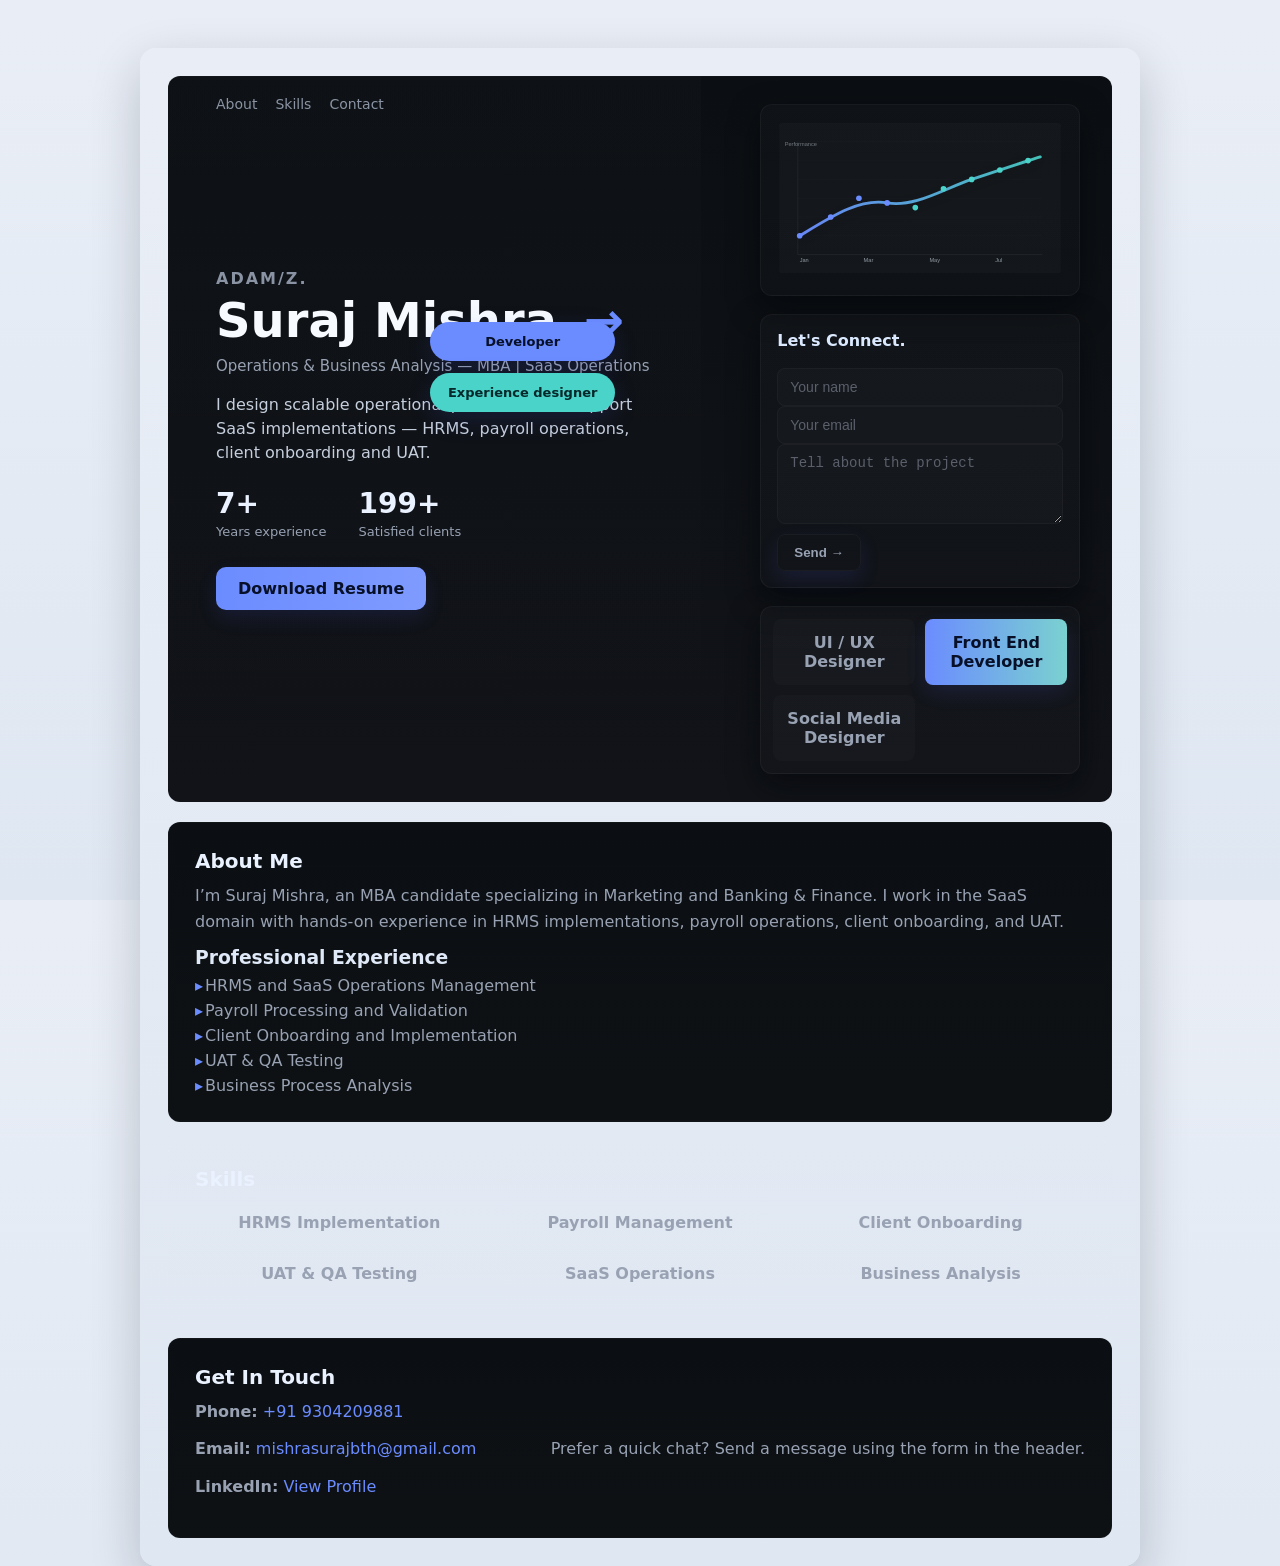
<file: index.html>
<!DOCTYPE html>
<html lang="en">
<head>
  <meta charset="UTF-8" />
  <meta name="viewport" content="width=device-width, initial-scale=1.0" />
  <title>Suraj Mishra | Portfolio</title>
  <link rel="stylesheet" href="style.css" />
</head>
<body>
  <div class="page-wrap">
    <header class="site-hero">
      <div class="hero-left">
        <nav class="top-nav">
          <a href="#about">About</a>
          <a href="#skills">Skills</a>
          <a href="#contact">Contact</a>
        </nav>

        <div class="hero-content">
          <div class="eyebrow">ADAM/Z.</div>
          <h1 class="name">Suraj Mishra <span class="arrow">→</span></h1>
          <p class="subtitle">Operations & Business Analysis — MBA | SaaS Operations</p>

          <p class="hero-desc">I design scalable operational processes and support SaaS implementations — HRMS, payroll operations, client onboarding and UAT.</p>

          <div class="stats">
            <div>
              <div class="stat-number">7+</div>
              <div class="stat-label">Years experience</div>
            </div>
            <div>
              <div class="stat-number">199+</div>
              <div class="stat-label">Satisfied clients</div>
            </div>
          </div>

          <a class="btn" href="resume.pdf" target="_blank">Download Resume</a>
        </div>

        <div class="decor-circles">
          <span class="circle circle-1">Developer</span>
          <span class="circle circle-2">Experience designer</span>
        </div>
      </div>

      <div class="hero-right">
        <div class="right-cards">
          <div class="card">
            <!-- Replaced profile image with an inline SVG graph per your request -->
            <svg class="hero-graphic" viewBox="0 0 600 320" preserveAspectRatio="xMidYMid meet" xmlns="http://www.w3.org/2000/svg" role="img" aria-label="Portfolio performance graph">
              <defs>
                <linearGradient id="g1" x1="0" x2="1">
                  <stop offset="0" stop-color="#6b8cff" stop-opacity="0.95" />
                  <stop offset="1" stop-color="#4ad3c9" stop-opacity="0.9" />
                </linearGradient>
                <filter id="f1" x="-20%" y="-20%" width="140%" height="140%">
                  <feDropShadow dx="0" dy="6" stdDeviation="14" flood-color="#000" flood-opacity="0.45" />
                </filter>
              </defs>

              <!-- background grid -->
              <rect x="0" y="0" width="600" height="320" rx="8" fill="rgba(255,255,255,0.02)" stroke="rgba(255,255,255,0.03)" />
              <g stroke="rgba(255,255,255,0.03)" stroke-width="1">
                <line x1="40" y1="40" x2="560" y2="40" />
                <line x1="40" y1="80" x2="560" y2="80" />
                <line x1="40" y1="120" x2="560" y2="120" />
                <line x1="40" y1="160" x2="560" y2="160" />
                <line x1="40" y1="200" x2="560" y2="200" />
                <line x1="40" y1="240" x2="560" y2="240" />
              </g>

              <!-- axes -->
              <line x1="40" y1="280" x2="560" y2="280" stroke="rgba(255,255,255,0.06)" stroke-width="2" />
              <line x1="40" y1="40" x2="40" y2="280" stroke="rgba(255,255,255,0.06)" stroke-width="2" />

              <!-- sample data line -->
              <path d="M44 240 C110 200, 170 160, 230 170 C290 180, 350 140, 410 120 C470 100, 530 80, 556 72" fill="none" stroke="url(#g1)" stroke-width="6" stroke-linecap="round" stroke-linejoin="round" filter="url(#f1)" />

              <!-- data points -->
              <g fill="#fff">
                <circle cx="44" cy="240" r="6" fill="#6b8cff"/>
                <circle cx="110" cy="200" r="6" fill="#6b8cff"/>
                <circle cx="170" cy="160" r="6" fill="#6b8cff"/>
                <circle cx="230" cy="170" r="6" fill="#6b8cff"/>
                <circle cx="290" cy="180" r="6" fill="#4ad3c9"/>
                <circle cx="350" cy="140" r="6" fill="#4ad3c9"/>
                <circle cx="410" cy="120" r="6" fill="#4ad3c9"/>
                <circle cx="470" cy="100" r="6" fill="#4ad3c9"/>
                <circle cx="530" cy="80" r="6" fill="#4ad3c9"/>
              </g>

              <!-- small labels -->
              <text x="44" y="295" font-size="12" fill="rgba(230,240,255,0.6)" font-family="Inter, Arial">Jan</text>
              <text x="180" y="295" font-size="12" fill="rgba(230,240,255,0.6)" font-family="Inter, Arial">Mar</text>
              <text x="320" y="295" font-size="12" fill="rgba(230,240,255,0.6)" font-family="Inter, Arial">May</text>
              <text x="460" y="295" font-size="12" fill="rgba(230,240,255,0.6)" font-family="Inter, Arial">Jul</text>

              <text x="12" y="50" font-size="12" fill="rgba(230,240,255,0.45)" font-family="Inter, Arial">Performance</text>
            </svg>
          </div>

          <div class="card small">
            <h4>Let's Connect.</h4>
            <form class="contact-form" action="#" onsubmit="return false;">
              <label>
                <input type="text" placeholder="Your name" />
              </label>
              <label>
                <input type="email" placeholder="Your email" />
              </label>
              <label>
                <textarea placeholder="Tell about the project"></textarea>
              </label>
              <button class="btn secondary">Send →</button>
            </form>
          </div>

          <div class="card stack">
            <div class="mini-card">UI / UX Designer</div>
            <div class="mini-card highlight">Front End Developer</div>
            <div class="mini-card">Social Media Designer</div>
          </div>
        </div>
      </div>
    </header>

    <main>
      <section id="about" class="panel dark-panel">
        <h2>About Me</h2>
        <p>I’m Suraj Mishra, an MBA candidate specializing in Marketing and Banking & Finance. I work in the SaaS domain with hands-on experience in HRMS implementations, payroll operations, client onboarding, and UAT.</p>

        <h3>Professional Experience</h3>
        <ul>
          <li>HRMS and SaaS Operations Management</li>
          <li>Payroll Processing and Validation</li>
          <li>Client Onboarding and Implementation</li>
          <li>UAT & QA Testing</li>
          <li>Business Process Analysis</li>
        </ul>
      </section>

      <section id="skills" class="panel">
        <h2>Skills</h2>
        <div class="skills-grid">
          <div class="skill">HRMS Implementation</div>
          <div class="skill">Payroll Management</div>
          <div class="skill">Client Onboarding</div>
          <div class="skill">UAT & QA Testing</div>
          <div class="skill">SaaS Operations</div>
          <div class="skill">Business Analysis</div>
        </div>
      </section>

      <section id="contact" class="panel dark-panel">
        <h2>Get In Touch</h2>
        <div class="contact-grid">
          <div>
            <p><strong>Phone:</strong> <a href="tel:+919304209881">+91 9304209881</a></p>
            <p><strong>Email:</strong> <a href="mailto:mishrasurajbth@gmail.com">mishrasurajbth@gmail.com</a></p>
            <p><strong>LinkedIn:</strong> <a href="https://www.linkedin.com/in/surajmishra-ops" target="_blank">View Profile</a></p>
          </div>
          <div class="contact-cta">
            <p>Prefer a quick chat? Send a message using the form in the header.</p>
          </div>
        </div>
      </section>
    </main>
  </div>
</body>
</html>
</file>
<file: style.css>
/* Dark split-hero portfolio style
   Designed to match: dark left hero + right column of cards
*/

:root{
  --bg:#0f1720;
  --panel:#111419;
  --muted:#98a2b3;
  --accent:#6b8cff;
  --accent-2:#4ad3c9;
  --glass: rgba(255,255,255,0.03);
  --card: rgba(255,255,255,0.04);
  --glass-border: rgba(255,255,255,0.04);
  --radius:14px;
  --max-width:1200px;
}

*{box-sizing:border-box;margin:0;padding:0}
html,body{height:100%}
body{
  font-family: Inter, "Segoe UI", Roboto, system-ui, -apple-system, "Helvetica Neue", Arial;
  background: linear-gradient(180deg,#e9eef6 0%, #dfe7f2 100%); /* page frame color like screenshot */
  color:#e6eef6;
  -webkit-font-smoothing:antialiased;
  -moz-osx-font-smoothing:grayscale;
  padding:48px;
}

/* page container to center and show rounded page frame */
.page-wrap{
  max-width:1000px;
  margin:0 auto;
  background:linear-gradient(180deg,#e9eef6 0%, #dfe7f2 100%);
  border-radius:16px;
  padding:28px;
  box-shadow:0 18px 50px rgba(10,15,25,0.2);
}

/* main site panel inside frame */
.site-hero{
  display:flex;
  gap:28px;
  background: linear-gradient(180deg, #0b0f13 0%, #111318 100%);
  border-radius:12px;
  overflow:hidden;
  min-height:520px;
  box-shadow: inset 0 1px 0 rgba(255,255,255,0.02);
}

/* Left side (large dark area) */
.hero-left{
  flex: 1.2 1 0%;
  padding:48px;
  position:relative;
  background:
    linear-gradient(180deg, rgba(255,255,255,0.01), rgba(255,255,255,0.00));
  display:flex;
  flex-direction:column;
  justify-content:center;
}

/* Top nav (small muted links) */
.top-nav{
  position:absolute;
  top:20px;
  left:48px;
  display:flex;
  gap:18px;
  color:var(--muted);
  font-size:14px;
  opacity:0.9;
}
.top-nav a{color:var(--muted);text-decoration:none}
.top-nav a:hover{color:var(--accent)}

/* Eyebrow small text */
.eyebrow{
  color:var(--muted);
  font-weight:600;
  letter-spacing:2px;
  text-transform:uppercase;
  margin-bottom:8px;
  opacity:0.9;
}

/* Hero heading */
.name{
  font-size:48px;
  line-height:1.02;
  margin:6px 0 12px;
  color:#f7fbff;
  font-weight:800;
}
.name .arrow{color:var(--accent); margin-left:10px; font-weight:800}

/* subtitle and description */
.subtitle{
  color:var(--muted);
  font-size:15px;
  margin-bottom:18px;
}
.hero-desc{
  color:rgba(230,240,255,0.9);
  max-width:560px;
  margin-bottom:22px;
  font-size:16px;
  line-height:1.5;
  opacity:0.95;
}

/* stats row */
.stats{
  display:flex;
  gap:32px;
  margin:18px 0 28px;
}
.stat-number{
  color:#eaf1ff;
  font-weight:800;
  font-size:28px;
}
.stat-label{
  color:var(--muted);
  font-size:13px;
  margin-top:4px;
}

/* hero CTA */
.btn{
  display:inline-block;
  padding:12px 22px;
  background:linear-gradient(90deg,var(--accent),#7f9bff);
  color:#071028;
  font-weight:700;
  border-radius:10px;
  text-decoration:none;
  box-shadow: 0 8px 20px rgba(79, 100, 255, 0.12);
  border:none;
}
.btn.secondary{
  background:transparent;
  color:var(--muted);
  border:1px solid rgba(255,255,255,0.04);
}

/* decorative circles on left */
.decor-circles{
  position:absolute;
  right:16%;
  top:40%;
  transform:translateY(-50%);
  display:flex;
  gap:12px;
  flex-direction:column;
  pointer-events:none;
}
.circle{
  display:inline-flex;
  align-items:center;
  justify-content:center;
  padding:12px 18px;
  border-radius:999px;
  font-weight:700;
  color:#071028;
  background:var(--accent);
  box-shadow: 0 8px 24px rgba(60,80,200,0.18);
  font-size:13px;
}
.circle-2{background:var(--accent-2); color:#05282a}

/* Right column with stacked cards */
.hero-right{
  flex:0.9 0 0%;
  padding:28px;
  display:flex;
  align-items:center;
  justify-content:center;
  gap:18px;
}

/* right side card container */
.right-cards{
  width:320px;
  display:flex;
  flex-direction:column;
  gap:18px;
  align-items:stretch;
}

/* card base */
.card{
  background: linear-gradient(180deg, rgba(255,255,255,0.02), rgba(255,255,255,0.01));
  border-radius:12px;
  padding:18px;
  border:1px solid var(--glass-border);
  box-shadow: 0 12px 30px rgba(3,6,10,0.6);
  color:#e7eefc;
}

/* large image card */
.card .card-img{
  width:100%;
  height:220px;
  object-fit:cover;
  border-radius:8px;
  display:block;
}

/* small contact card */
.card.small{
  padding:16px;
  display:flex;
  flex-direction:column;
  gap:10px;
}
.card.small h4{color:#dbe9ff; margin-bottom:8px}
.contact-form input,
.contact-form textarea{
  width:100%;
  padding:10px 12px;
  background:rgba(255,255,255,0.02);
  border:1px solid rgba(255,255,255,0.03);
  color:#dbe9ff;
  border-radius:8px;
  outline:none;
  font-size:14px;
}
.contact-form input::placeholder,
.contact-form textarea::placeholder{color:rgba(220,230,255,0.35)}
.contact-form textarea{min-height:80px; resize:vertical}
.contact-form button{
  margin-top:6px;
  align-self:flex-end;
  padding:10px 16px;
  border-radius:8px;
  background:var(--accent);
  color:#071028;
  font-weight:700;
  border:none;
  cursor:pointer;
}

/* stacked mini cards */
.card.stack{
  display:grid;
  grid-template-columns:1fr 1fr;
  gap:10px;
  padding:12px;
}
.mini-card{
  background:rgba(255,255,255,0.015);
  padding:14px;
  border-radius:8px;
  font-weight:700;
  color:var(--muted);
  text-align:center;
}
.mini-card.highlight{
  background:linear-gradient(90deg,#6b8cff,#7ad1d0);
  color:#071028;
  box-shadow:0 8px 20px rgba(90,110,255,0.12);
}

/* panels below hero */
main{
  margin-top:20px;
}
.panel{
  background:linear-gradient(180deg, rgba(255,255,255,0.02), rgba(255,255,255,0.01));
  padding:26px;
  border-radius:12px;
  margin-top:18px;
  color:#dfe9f8;
  border:1px solid rgba(255,255,255,0.02);
}
.dark-panel{
  background:linear-gradient(180deg,#0b0f13,#0e1114);
}

/* section headings */
.panel h2{
  color:#eaf1ff;
  font-size:20px;
  margin-bottom:10px;
}
.panel p{color:var(--muted); line-height:1.6; margin-bottom:12px}
.panel ul{margin-top:8px; display:grid; gap:6px}
.panel ul li{list-style:none;color:var(--muted); padding-left:10px; position:relative}
.panel ul li:before{content:"▸"; position:absolute; left:0; color:var(--accent); font-weight:800}

/* skills grid */
.skills-grid{
  display:grid;
  grid-template-columns:repeat(3,1fr);
  gap:12px;
  margin-top:12px;
}
.skill{
  background:rgba(255,255,255,0.015);
  padding:10px 12px;
  border-radius:10px;
  color:var(--muted);
  font-weight:700;
  text-align:center;
}

/* contact grid */
.contact-grid{display:flex; justify-content:space-between; gap:12px; align-items:center}
.contact-grid a{color:var(--accent); text-decoration:none}

/* responsive */
@media (max-width:980px){
  .page-wrap{padding:18px}
  .site-hero{flex-direction:column; min-height:auto}
  .hero-right{order:2; padding:20px}
  .hero-left{order:1; padding:28px}
  .right-cards{width:100%}
  .skills-grid{grid-template-columns:repeat(2,1fr)}
}
@media (max-width:560px){
  body{padding:18px}
  .name{font-size:32px}
  .stats{gap:14px}
  .skills-grid{grid-template-columns:1fr}
  .top-nav{display:none}
}
</file>
